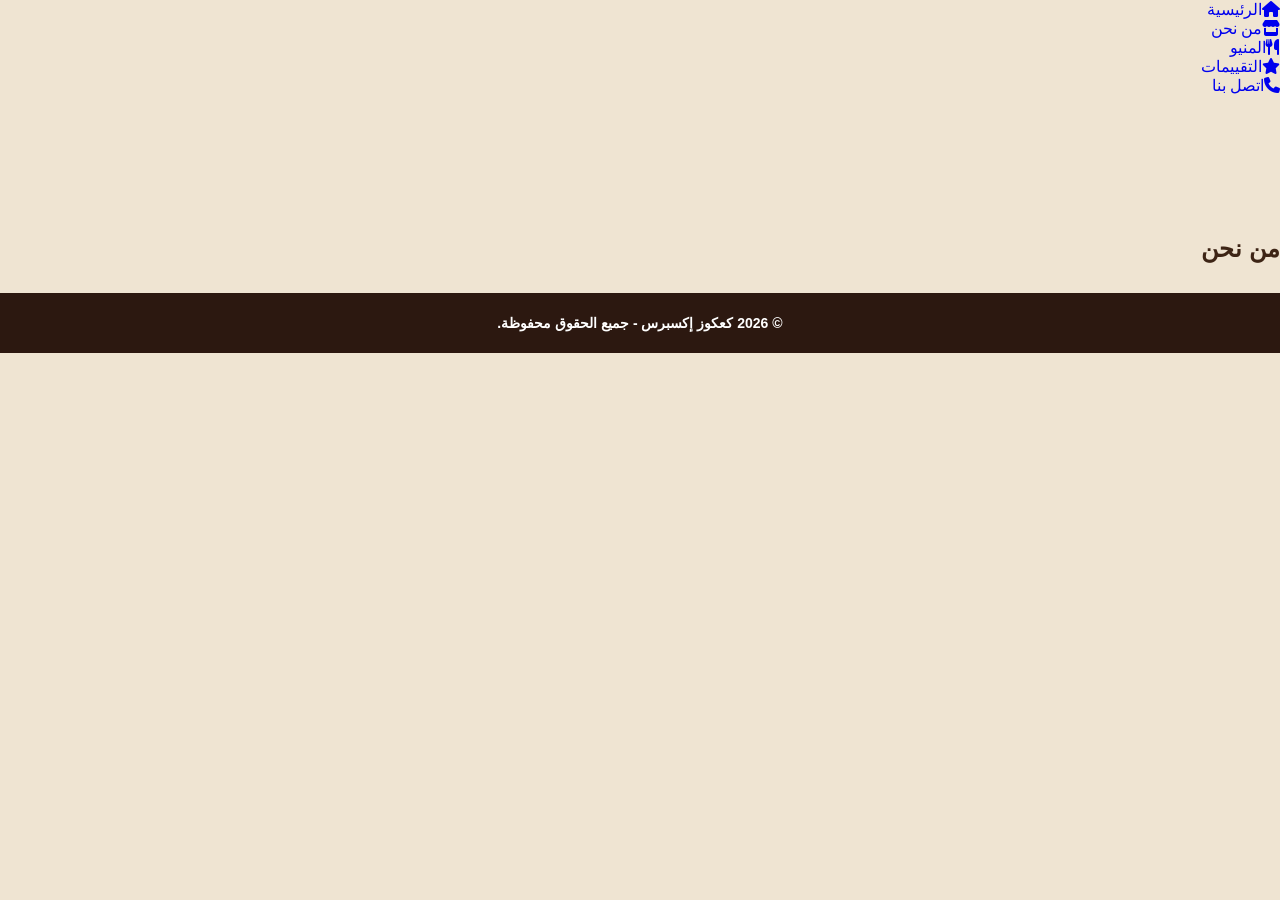
<file: about.html>
<!DOCTYPE html>
<html lang="ar" dir="rtl">

<head>

<meta charset="UTF-8">
<meta name="viewport" content="width=device-width, initial-scale=1.0">

<meta name="google-site-verification" content="bP8hbhxR0YcFd7UDp3XYOEvfYMaARes6sGUG40bluqY">

<title>من نحن | كعكوز إكسبرس</title>

<meta name="description" content="تعرف على كعكوز إكسبرس في السلط، حيث نعيد إليكم نكهة الكعك المقدسي والمنتجات البلدية الأصيلة.">

<link rel="icon" href="file_0000000001e471f4a908277103810ca5.png">

<link rel="stylesheet" href="https://cdnjs.cloudflare.com/ajax/libs/font-awesome/6.7.2/css/all.min.css">

<link rel="stylesheet" href="style.css">

</head>

<body>

<nav class="wood-nav">

<ul>

<li><a href="index.html"><i class="fa-solid fa-house"></i><span>الرئيسية</span></a></li>

<li><a href="about.html" class="active"><i class="fa-solid fa-store"></i><span>من نحن</span></a></li>

<li><a href="menu.html"><i class="fa-solid fa-utensils"></i><span>المنيو</span></a></li>

<li><a href="reviews.html"><i class="fa-solid fa-star"></i><span>التقييمات</span></a></li>

<li><a href="contact.html"><i class="fa-solid fa-phone"></i><span>اتصل بنا</span></a></li>

</ul>

</nav>

<section class="container" style="padding-top:140px;">

<h1 class="section-title">من نحن</h1>

<div class="card">

<p>
في <strong>كعكوز إكسبرس</strong> نسعى لإحياء النكهات الأصيلة التي تربينا عليها، من خلال تقديم الكعك المقدسي والمنتجات البلدية بجودة عالية ومذاق يعيدك لأيام زمان.
</p>

<br>

<p>
نؤمن أن الطعام ليس مجرد وجبة، بل هو جزء من تراثنا وهويتنا، لذلك نحرص على استخدام مكونات طازجة ووصفات تقليدية تمنح كل لقمة طعمًا مميزًا.
</p>

<br>

<p style="text-align:center;font-size:22px;font-weight:bold;">
لقمة فيها بركة ❤️
</p>

</div>

</section>

<footer>

<p>© 2026 كعكوز إكسبرس - جميع الحقوق محفوظة.</p>

</footer>

<script src="script.js"></script>

</body>

  </html>
</file>
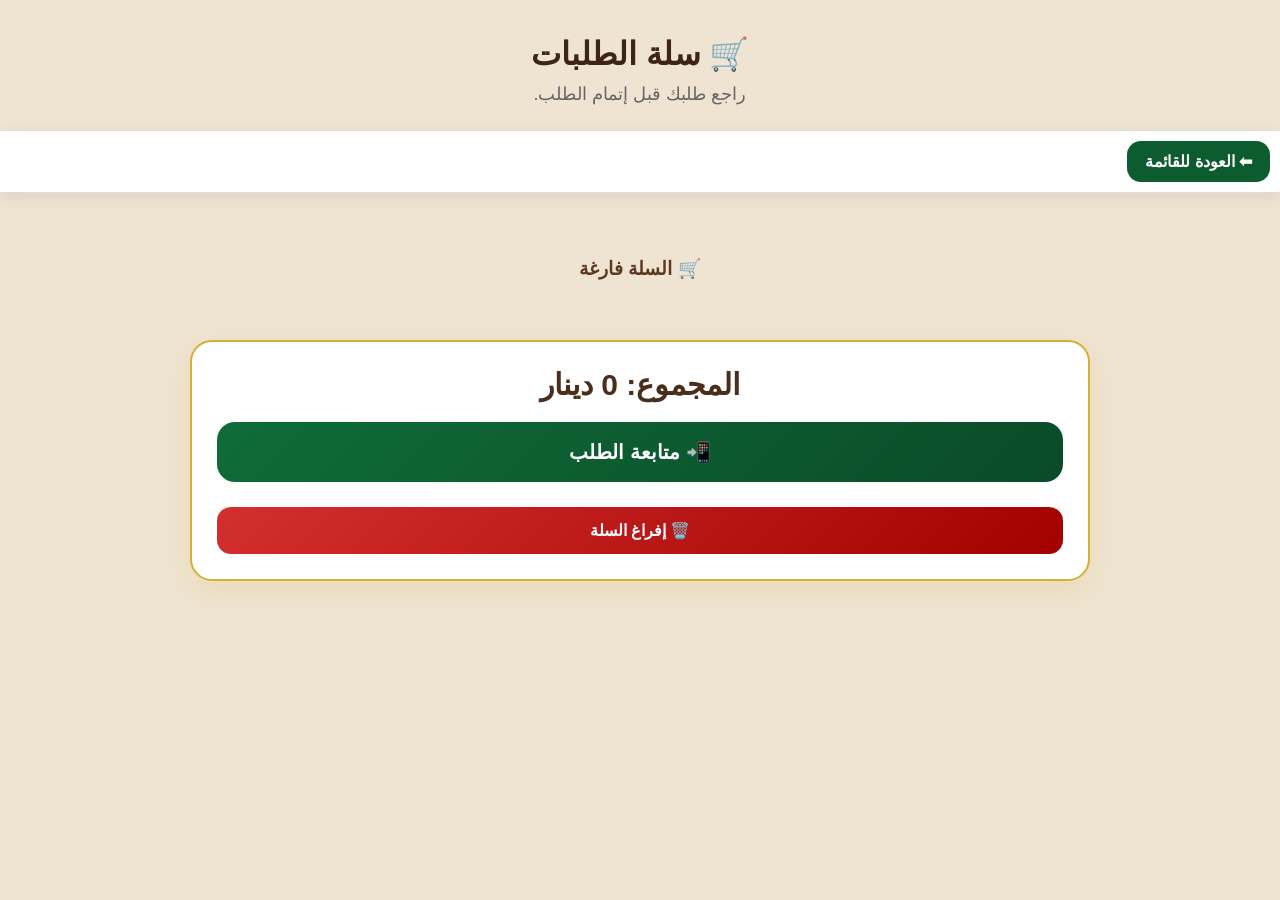
<file: cart.html>
<!DOCTYPE html>
<html lang="ar" dir="rtl">

<head>
<meta charset="UTF-8">
<meta name="viewport" content="width=device-width, initial-scale=1.0">

<title>السلة - كعكوز إكسبريس</title>

<link rel="stylesheet" href="style.css">
</head>

<body>

<header class="sandwich-header">
    <h1>🛒 سلة الطلبات</h1>
    <p>راجع طلبك قبل إتمام الطلب.</p>
</header>

<nav class="orders-navbar">
    <a href="sandwiches.html">⬅ العودة للقائمة</a>
</nav>

<main class="cart-container">

    <!-- حاوية عناصر السلة المدمجة -->
    <div id="cartItems"></div>

    <div class="cart-total">
        <h2 id="cartTotal">المجموع: 0 دينار</h2>

        <button id="sendWhatsApp" class="checkout-btn">
            📲 متابعة الطلب
        </button>

        <button id="clearCart" class="remove-btn" style="width: 100%; margin-top: 10px; padding: 14px; font-size: 16px;">
            🗑️ إفراغ السلة
        </button>
    </div>

</main>

<script src="cart.js"></script>

</body>

</html>
</file>
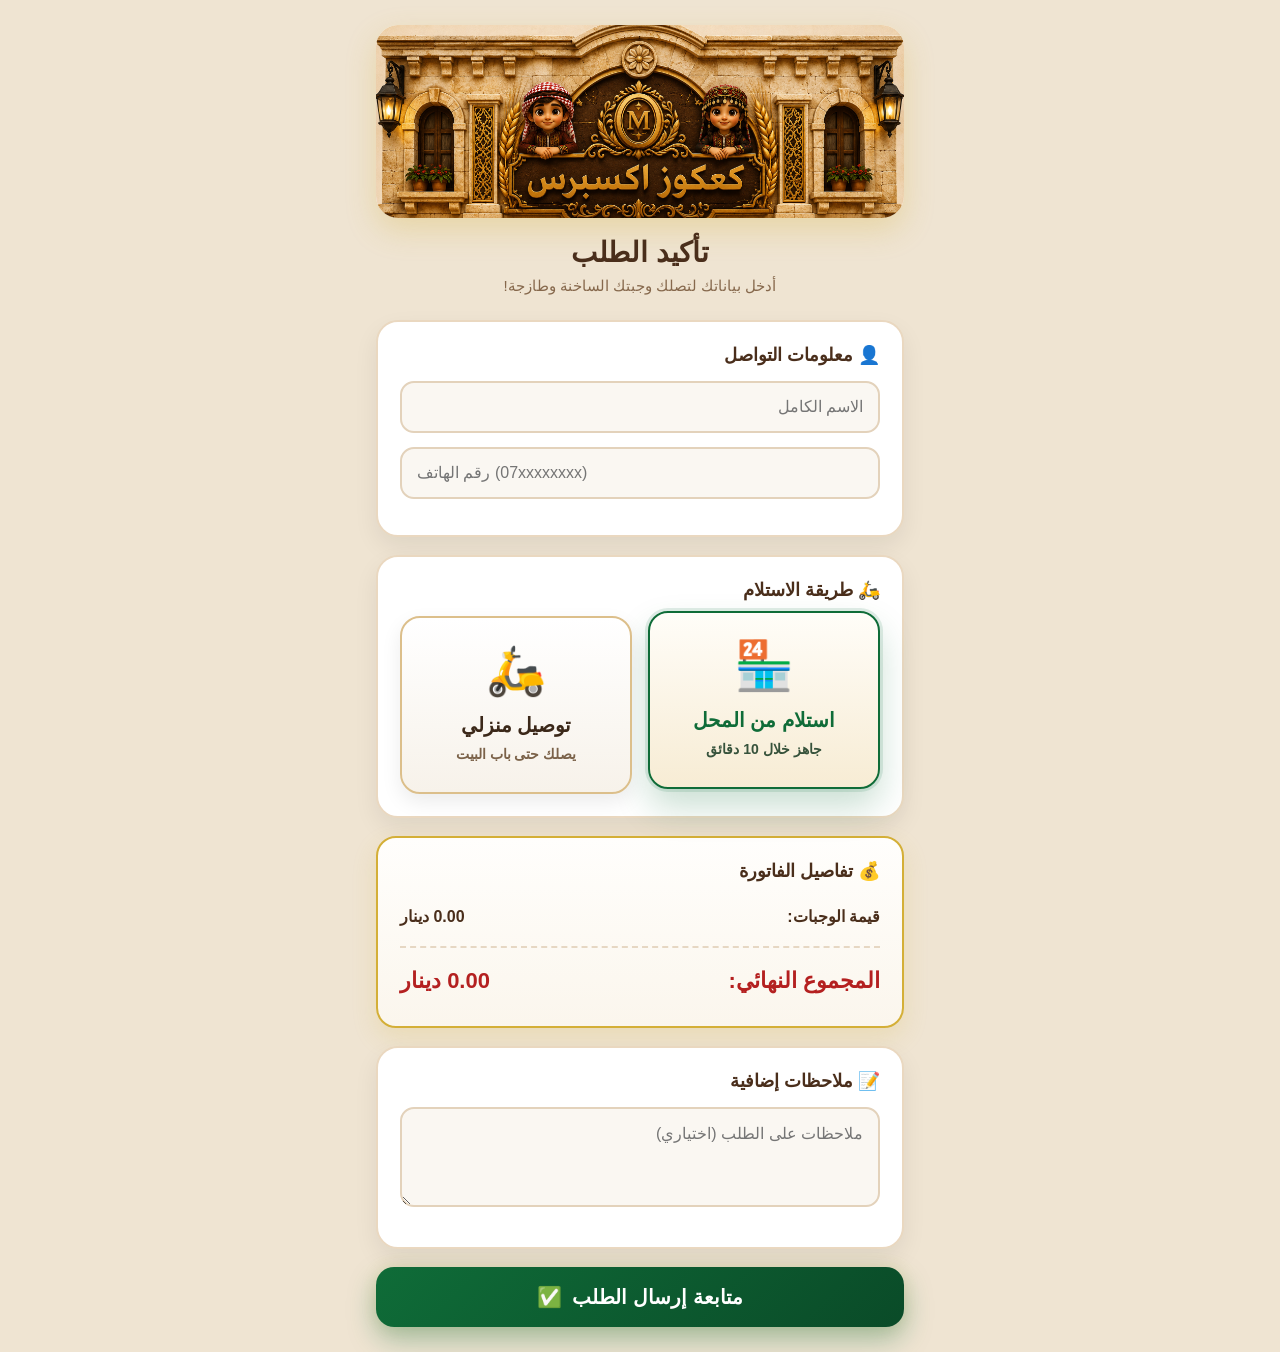
<file: checkout.html>
<!DOCTYPE html>
<html lang="ar" dir="rtl">

<head>
<meta charset="UTF-8">
<meta name="viewport" content="width=device-width, initial-scale=1.0">
<title>تأكيد الطلب - كعكوز إكسبرس</title>
<link rel="stylesheet" href="style.css">
<link href="https://fonts.googleapis.com/css2?family=Tajawal:wght@400;500;700;900&display=swap" rel="stylesheet">
</head>

<body>

<div class="checkout-container">

<header class="checkout-header">
    <!-- شعار مطعم كعكوز إكسبرس التراثي الفخم -->
    <div class="logo-wrapper">
        <img src="file_000000002fb88246aa372015b20cd607.png" alt="شعار كعكوز إكسبرس" class="brand-logo-img">
    </div>
    <h1>تأكيد الطلب</h1>
    <p>أدخل بياناتك لتصلك وجبتك الساخنة وطازجة!</p>
</header>

<!-- القسم الأول: معلومات العميل -->
<div class="section-card">
    <h3>👤 معلومات التواصل</h3>
    <div class="input-group">
        <input type="text" id="customerName" placeholder="الاسم الكامل">
    </div>
    <div class="input-group">
        <input type="tel" id="customerPhone" placeholder="رقم الهاتف (07xxxxxxxx)">
    </div>
</div>

<!-- القسم الثاني: طريقة الاستلام -->
<div class="section-card">
    <h3>🛵 طريقة الاستلام</h3>
    
    <div class="delivery-grid">
        <label class="delivery-card">
            <input type="radio" name="delivery" value="استلام من المحل" checked>
            <div class="card-content">
                <span class="card-emoji">🏪</span>
                <span class="card-title">استلام من المحل</span>
                <span class="card-sub">جاهز خلال 10 دقائق</span>
            </div>
        </label>

        <label class="delivery-card">
            <input type="radio" name="delivery" value="توصيل">
            <div class="card-content">
                <span class="card-emoji">🛵</span>
                <span class="card-title">توصيل منزلي</span>
                <span class="card-sub">يصلك حتى باب البيت</span>
            </div>
        </label>
    </div>

    <!-- حقول التوصيل (المناطق الأصلية التي اخترتها) -->
    <div id="addressFields" class="address-box" style="display: none;">
        <label for="deliveryZone">اختر منطقة التوصيل:</label>
        <select id="deliveryZone">
            <option value="" selected disabled>-- اختر المنطقة --</option>
            <option value="وسط المدينة / حنينا / درب السرايا" data-price="1.00">وسط المدينة / حنينا / درب السرايا - 1 دينار</option>
            <option value="شارع الستين / ضاحية الحسين / القلعة" data-price="1.50">شارع الستين / ضاحية الحسين / القلعة - 1.50 دينار</option>
            <option value="زي / أم جوزة / البيوضة" data-price="2.00">زي / أم جوزة / البيوضة - 2 دينار</option>
            <option value="منطقة أخرى" data-price="">منطقة أخرى (يرجى التواصل أولاً)</option>
        </select>
<input type="text"
       id="customerArea"
       placeholder="اسم المنطقة"
       pattern="[ء-يA-Za-z\s]{2,50}"
       title="يرجى إدخال اسم المنطقة بالحروف فقط">

        <input type="text"
       id="buildingNumber"
       placeholder="رقم البناية"
       inputmode="numeric"
       pattern="[0-9]+"
       title="يرجى إدخال أرقام فقط">

        <input type="text"
       id="customerStreet"
       placeholder="اسم الشارع (اختياري)">

        <input type="text"
       id="landmark"
       placeholder="أقرب معلم"
       pattern="[ء-يA-Za-z\s]{2,100}"
       title="يرجى إدخال اسم المعلم بالحروف فقط">

        
        <div class="location-tip">
            <span>📍</span>
            <p>عند تحويلك للواتساب، أرسل موقعك (لوكيشن) 📎 من علامة المرفقات لتسهيل التوصيل بدقة.</p>
        </div>
    </div>
</div>

<!-- القسم الثالث: تفاصيل الفاتورة -->
<div class="section-card invoice-card">
    <h3>💰 تفاصيل الفاتورة</h3>
    <div class="invoice-row">
        <span>قيمة الوجبات:</span>
        <span id="summaryItemsTotal">0.00 دينار</span>
    </div>
    <div id="summaryDeliveryRow" class="invoice-row" style="display: none;">
        <span>رسوم التوصيل:</span>
        <span id="summaryDeliveryFee">0.00 دينار</span>
    </div>
    <hr class="invoice-divider">
    <div class="invoice-row total-row">
        <span>المجموع النهائي:</span>
        <span id="summaryGrandTotal">0.00 دينار</span>
    </div>
</div>

<!-- القسم الرابع: ملاحظات -->
<div class="section-card">
    <h3>📝 ملاحظات إضافية</h3>
    <textarea id="customerNotes" placeholder="ملاحظات على الطلب (اختياري)"></textarea>
</div>

<!-- زر إرسال الطلب -->
<button id="confirmOrder" class="premium-order-btn">
    <span>متابعة إرسال الطلب</span>
    <span class="btn-icon">✅</span>
</button>

</div>

<script src="checkout.js"></script>
</body>
</html>
</file>
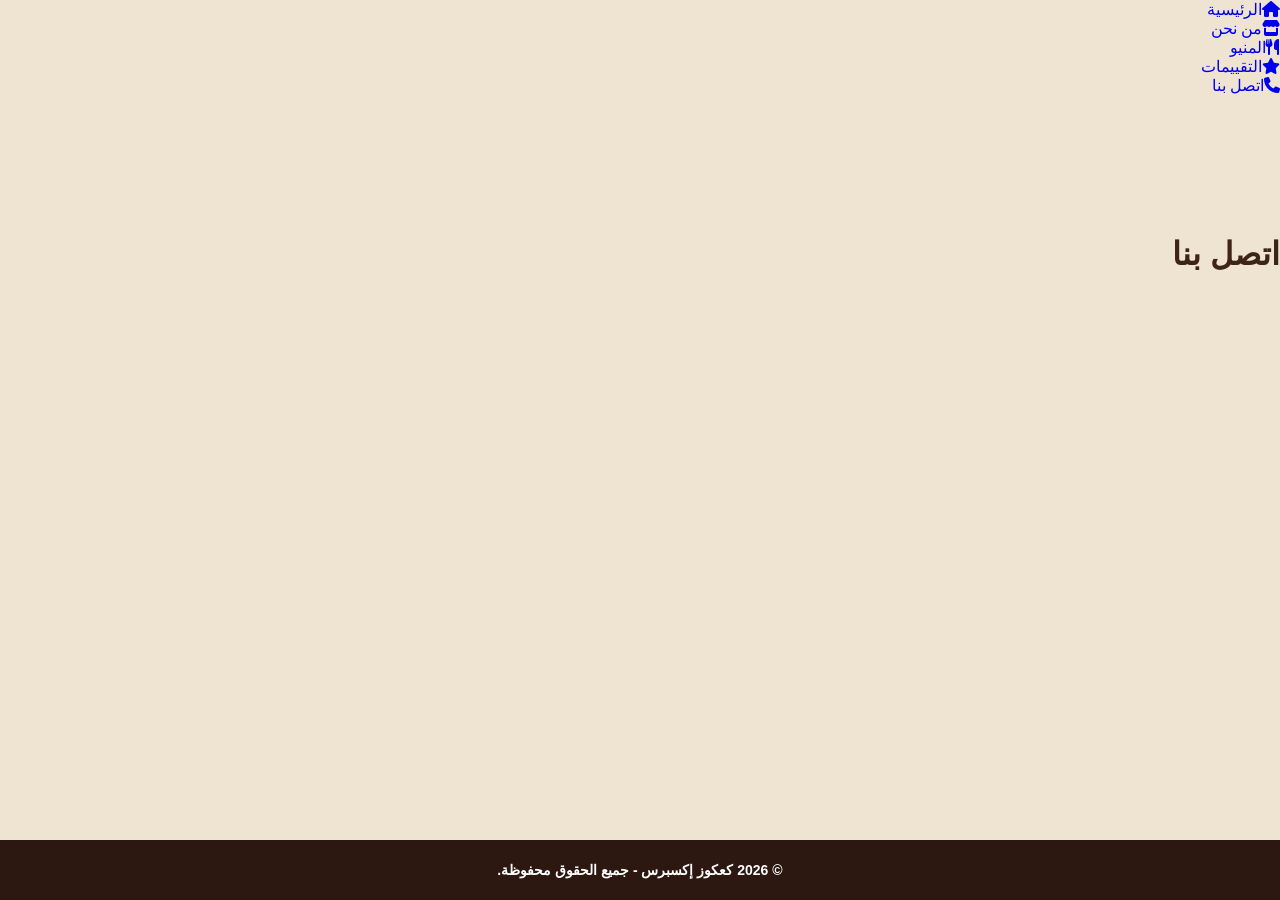
<file: contact.html>
<!DOCTYPE html>
<html lang="ar" dir="rtl">

<head>

<meta charset="UTF-8">
<meta name="viewport" content="width=device-width, initial-scale=1.0">

<meta name="google-site-verification" content="bP8hbhxR0YcFd7UDp3XYOEvfYMaARes6sGUG40bluqY">

<title>اتصل بنا | كعكوز إكسبرس</title>

<meta name="description" content="تواصل مع كعكوز إكسبرس في السلط.">

<link rel="icon" href="file_0000000001e471f4a908277103810ca5.png">

<link rel="stylesheet" href="https://cdnjs.cloudflare.com/ajax/libs/font-awesome/6.7.2/css/all.min.css">

<link rel="stylesheet" href="style.css">

</head>

<body>

<nav class="wood-nav">

<ul>

<li><a href="index.html"><i class="fa-solid fa-house"></i><span>الرئيسية</span></a></li>

<li><a href="about.html"><i class="fa-solid fa-store"></i><span>من نحن</span></a></li>

<li><a href="menu.html"><i class="fa-solid fa-utensils"></i><span>المنيو</span></a></li>

<li><a href="reviews.html"><i class="fa-solid fa-star"></i><span>التقييمات</span></a></li>

<li><a href="contact.html" class="active"><i class="fa-solid fa-phone"></i><span>اتصل بنا</span></a></li>

</ul>

</nav>

<main class="container" style="padding-top:140px;">

<h1 class="section-title">اتصل بنا</h1>

<div class="card">

<p><i class="fa-solid fa-phone"></i> <strong>0779430623</strong></p>

<br>

<p><i class="fa-solid fa-location-dot"></i> السلط - دبابنة - جانب كازية جو بترول</p>

<br>

<p>

<a class="btn" href="tel:0779430623">

<i class="fa-solid fa-phone"></i>

اتصل الآن

</a>

</p>

<br>

<p>

<a class="btn"

href="https://www.facebook.com/share/1H5czTrtEK/"

target="_blank">

<i class="fab fa-facebook-f"></i>

صفحتنا على فيسبوك

</a>

</p>

</div>

</main>

<footer>

<p>© 2026 كعكوز إكسبرس - جميع الحقوق محفوظة.</p>

</footer>

<script src="script.js"></script>

</body>

</html>
</file>
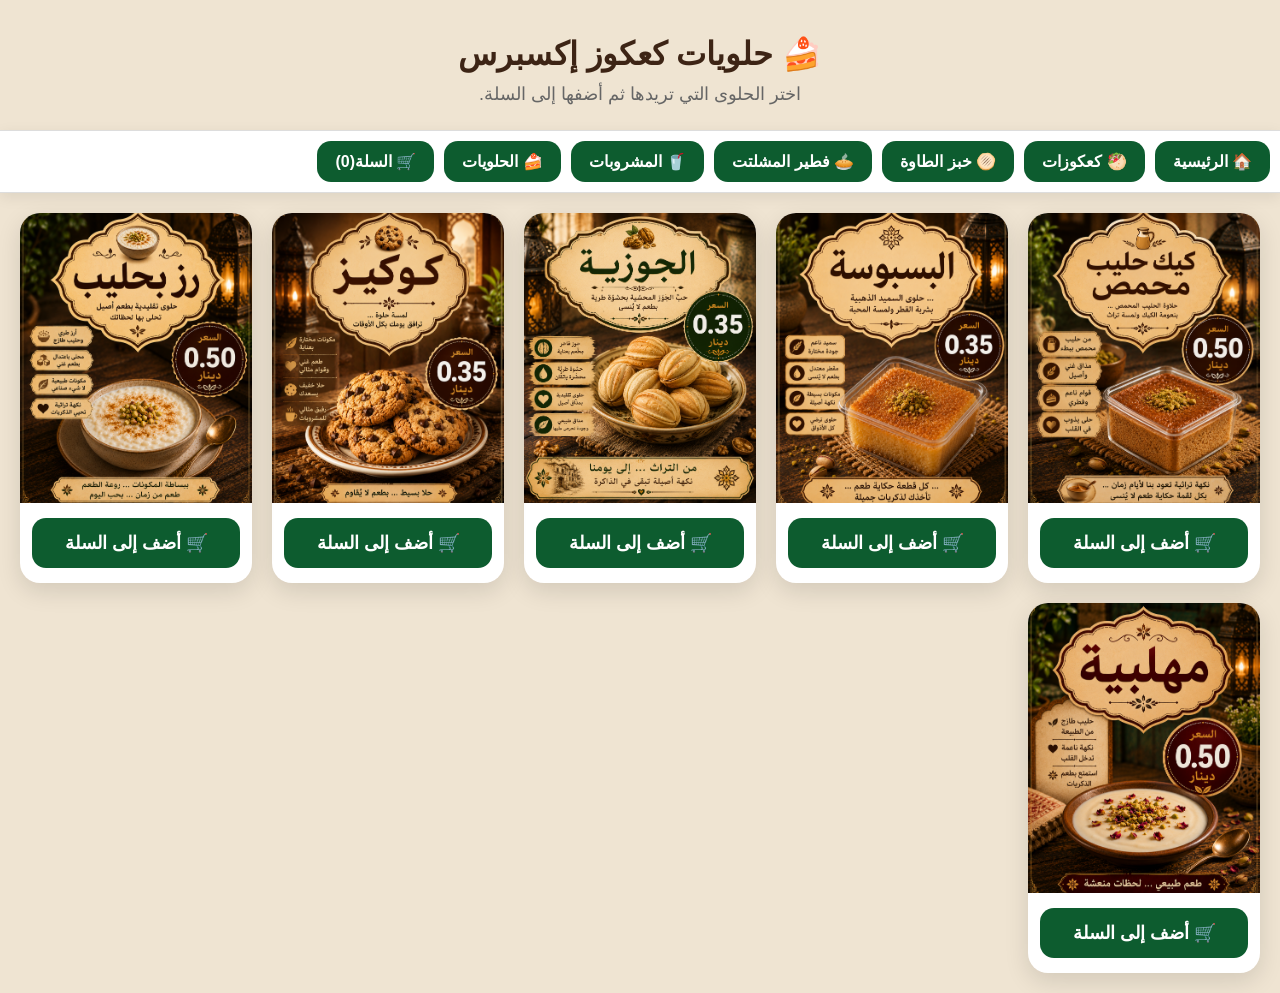
<file: desserts.html>
<!DOCTYPE html>
<html lang="ar" dir="rtl">

<head>
<meta charset="UTF-8">
<meta name="viewport" content="width=device-width, initial-scale=1.0">
<title>حلويات كعكوز إكسبرس</title>

<link rel="stylesheet" href="style.css">
</head>

<body>

<header class="sandwich-header">

<h1>🍰 حلويات كعكوز إكسبرس</h1>

<p>اختر الحلوى التي تريدها ثم أضفها إلى السلة.</p>

</header>

<nav class="orders-navbar">

<a href="index.html">
🏠 الرئيسية
</a>

<a href="sandwiches.html">
🥙 كعكوزات
</a>

<a href="tawa.html">
🫓 خبز الطاوة
</a>

<a href="meshaltet.html">
🥧 فطير المشلتت
</a>

<a href="drinks.html">
🥤 المشروبات
</a>

<a href="desserts.html">
🍰 الحلويات
</a>

<a href="cart.html" id="cartLink">
🛒 السلة <span id="cartCount">(0)</span>
</a>

</nav>

<section class="sandwich-grid">

<div class="sandwich-card">
    <a href="images/sandwiches/desserts/file_0000000024c081f4a8f1a423a1d34ac9.png" target="_blank">
        <img src="images/sandwiches/desserts/file_0000000024c081f4a8f1a423a1d34ac9.png" alt="كيك حليب محمص">
    </a>

    <button class="order-btn" data-name="كيك حليب محمص" data-price="0.50">🛒 أضف إلى السلة</button>
</div>

<div class="sandwich-card">
    <a href="images/sandwiches/desserts/file_0000000041d081f4bafb01a9500107df.png" target="_blank">
        <img src="images/sandwiches/desserts/file_0000000041d081f4bafb01a9500107df.png" alt="البسبوسة">
    </a>

    <button class="order-btn" data-name="البسبوسة" data-price="0.35">🛒 أضف إلى السلة</button>
</div>

<div class="sandwich-card">
    <a href="images/sandwiches/desserts/file_000000009b4881f4b79c25f70d33f471.png" target="_blank">
        <img src="images/sandwiches/desserts/file_000000009b4881f4b79c25f70d33f471.png" alt="الجوزية">
    </a>

    <button class="order-btn" data-name="الجوزية" data-price="0.35">🛒 أضف إلى السلة</button>
</div>

<div class="sandwich-card">
    <a href="images/sandwiches/desserts/file_0000000008d881f4937222dde763cda4.png" target="_blank">
        <img src="images/sandwiches/desserts/file_0000000008d881f4937222dde763cda4.png" alt="كوكيز">
    </a>

    <button class="order-btn" data-name="كوكيز" data-price="0.35">🛒 أضف إلى السلة</button>
</div>

<div class="sandwich-card">
    <a href="images/sandwiches/desserts/file_00000000aba481f4971e75aa57a1b0a5.png" target="_blank">
        <img src="images/sandwiches/desserts/file_00000000aba481f4971e75aa57a1b0a5.png" alt="رز بحليب">
    </a>

    <button class="order-btn" data-name="رز بحليب" data-price="0.50">🛒 أضف إلى السلة</button>
</div>

<div class="sandwich-card">
    <a href="images/sandwiches/desserts/file_000000006be0824682e52bf5b220f2ee.png" target="_blank">
        <img src="images/sandwiches/desserts/file_000000006be0824682e52bf5b220f2ee.png" alt="مهلبية">
    </a>

    <button class="order-btn" data-name="مهلبية" data-price="0.50">🛒 أضف إلى السلة</button>
</div>

</section>

<script src="desserts.js"></script>

</body>
</html>
</file>
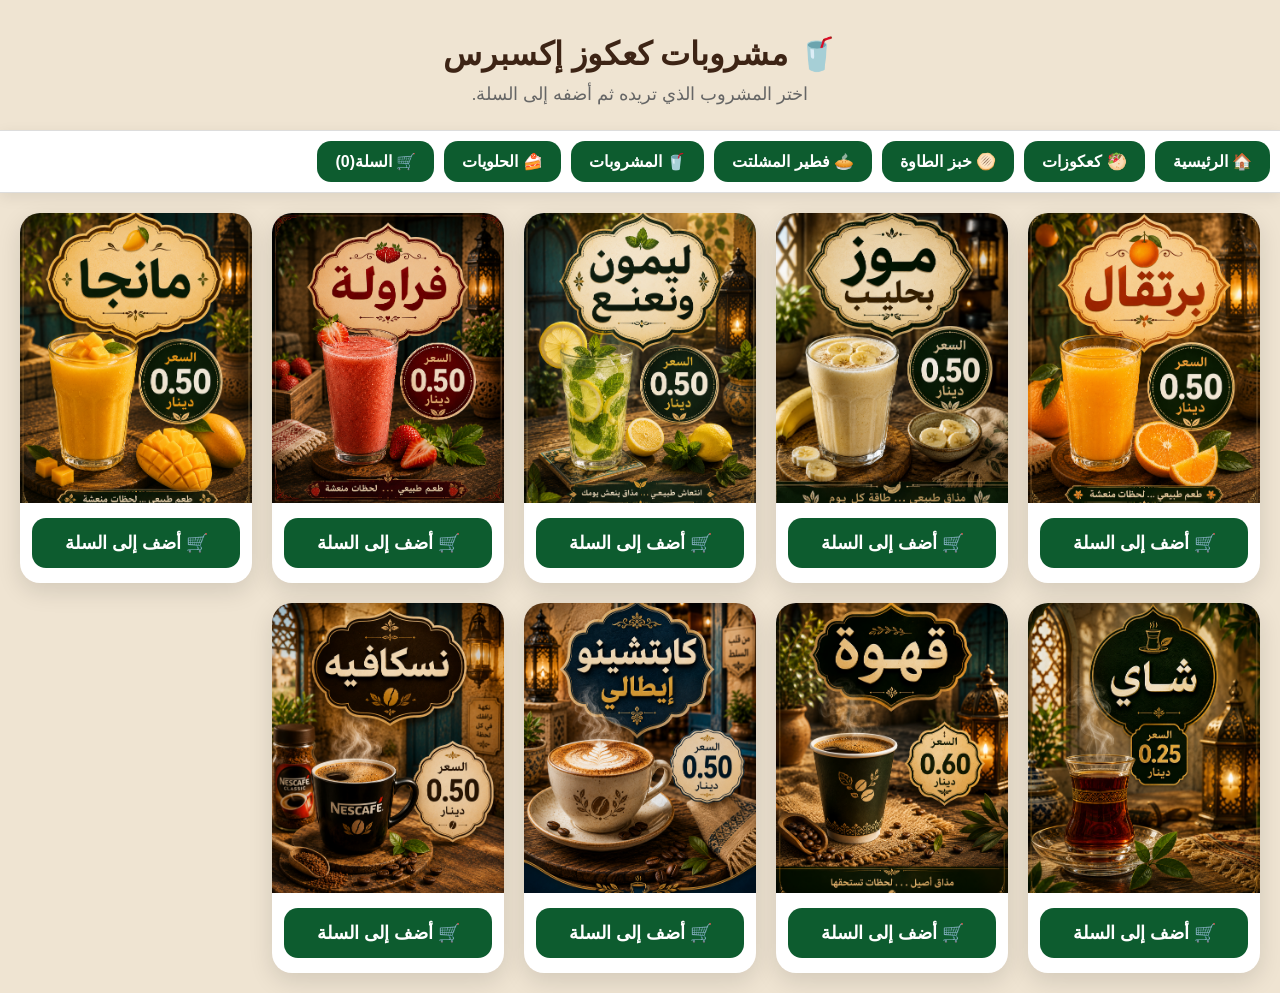
<file: drinks.html>
<!DOCTYPE html>
<html lang="ar" dir="rtl">

<head>
<meta charset="UTF-8">
<meta name="viewport" content="width=device-width, initial-scale=1.0">
<title>مشروبات كعكوز إكسبرس</title>

<link rel="stylesheet" href="style.css">
</head>

<body>
<header class="sandwich-header">

<h1>🥤 مشروبات كعكوز إكسبرس</h1>

<p>اختر المشروب الذي تريده ثم أضفه إلى السلة.</p>

</header>

<nav class="orders-navbar">
<a href="index.html">
🏠 الرئيسية
</a>

<a href="sandwiches.html">
🥙 كعكوزات
</a>

<a href="tawa.html">
🫓 خبز الطاوة
</a>

<a href="meshaltet.html">
🥧 فطير المشلتت
</a>

<a href="drinks.html">
🥤 المشروبات
</a>

<a href="desserts.html">
🍰 الحلويات
</a>

<a href="cart.html" id="cartLink">
🛒 السلة <span id="cartCount">(0)</span>
</a>

</nav>

<section class="sandwich-grid">

<div class="sandwich-card">
    <a href="images/sandwiches/drinks/file_000000003d6c8246baa51d5712a59ac6.png" target="_blank">
        <img src="images/sandwiches/drinks/file_000000003d6c8246baa51d5712a59ac6.png" alt="برتقال">
    </a>

    <button class="order-btn" data-name="برتقال" data-price="0.50">🛒 أضف إلى السلة</button>
</div>

<div class="sandwich-card">
    <a href="images/sandwiches/drinks/file_00000000be6c82469d97cd99d3fe9e12.png" target="_blank">
        <img src="images/sandwiches/drinks/file_00000000be6c82469d97cd99d3fe9e12.png" alt="موز بحليب">
    </a>

    <button class="order-btn" data-name="موز بحليب" data-price="0.50">🛒 أضف إلى السلة</button>
</div>

<div class="sandwich-card">
    <a href="images/sandwiches/drinks/file_000000000eb08246b42e277ec2023731.png" target="_blank">
        <img src="images/sandwiches/drinks/file_000000000eb08246b42e277ec2023731.png" alt="ليمون ونعنع">
    </a>

    <button class="order-btn" data-name="ليمون ونعنع" data-price="0.50">🛒 أضف إلى السلة</button>
</div>

<div class="sandwich-card">
    <a href="images/sandwiches/drinks/file_00000000a99c8246a121ea4822fa0f71.png" target="_blank">
        <img src="images/sandwiches/drinks/file_00000000a99c8246a121ea4822fa0f71.png" alt="فراولة">
    </a>

    <button class="order-btn" data-name="فراولة" data-price="0.50">🛒 أضف إلى السلة</button>
</div>

<div class="sandwich-card">
    <a href="images/sandwiches/drinks/file_000000005d788246bfb4481cce8e9598.png" target="_blank">
        <img src="images/sandwiches/drinks/file_000000005d788246bfb4481cce8e9598.png" alt="مانجا">
    </a>

    <button class="order-btn" data-name="مانجا" data-price="0.50">🛒 أضف إلى السلة</button>
</div>

<div class="sandwich-card">
    <a href="images/sandwiches/drinks/file_00000000f1b48246afaa85c7a9e6b541.png" target="_blank">
        <img src="images/sandwiches/drinks/file_00000000f1b48246afaa85c7a9e6b541.png" alt="شاي">
    </a>

    <button class="order-btn" data-name="شاي" data-price="0.25">🛒 أضف إلى السلة</button>
</div>

<div class="sandwich-card">
    <a href="images/sandwiches/drinks/file_0000000084e482468069fc18420d9ec2.png" target="_blank">
        <img src="images/sandwiches/drinks/file_0000000084e482468069fc18420d9ec2.png" alt="قهوة">
    </a>

    <button class="order-btn" data-name="قهوة" data-price="0.60">🛒 أضف إلى السلة</button>
</div>

<div class="sandwich-card">
    <a href="images/sandwiches/drinks/file_00000000ce948246a623a17b5ca0d7c4.png" target="_blank">
        <img src="images/sandwiches/drinks/file_00000000ce948246a623a17b5ca0d7c4.png" alt="كابتشينو إيطالي">
    </a>

    <button class="order-btn" data-name="كابتشينو إيطالي" data-price="0.50">🛒 أضف إلى السلة</button>
</div>

<div class="sandwich-card">
    <a href="images/sandwiches/drinks/file_00000000ea5c8246aeac5ad7ec36384c.png" target="_blank">
        <img src="images/sandwiches/drinks/file_00000000ea5c8246aeac5ad7ec36384c.png" alt="نسكافيه">
    </a>

    <button class="order-btn" data-name="نسكافيه" data-price="0.50">🛒 أضف إلى السلة</button>
</div>

</section>

<script src="drinks.js"></script>

</body>
</html>
</file>
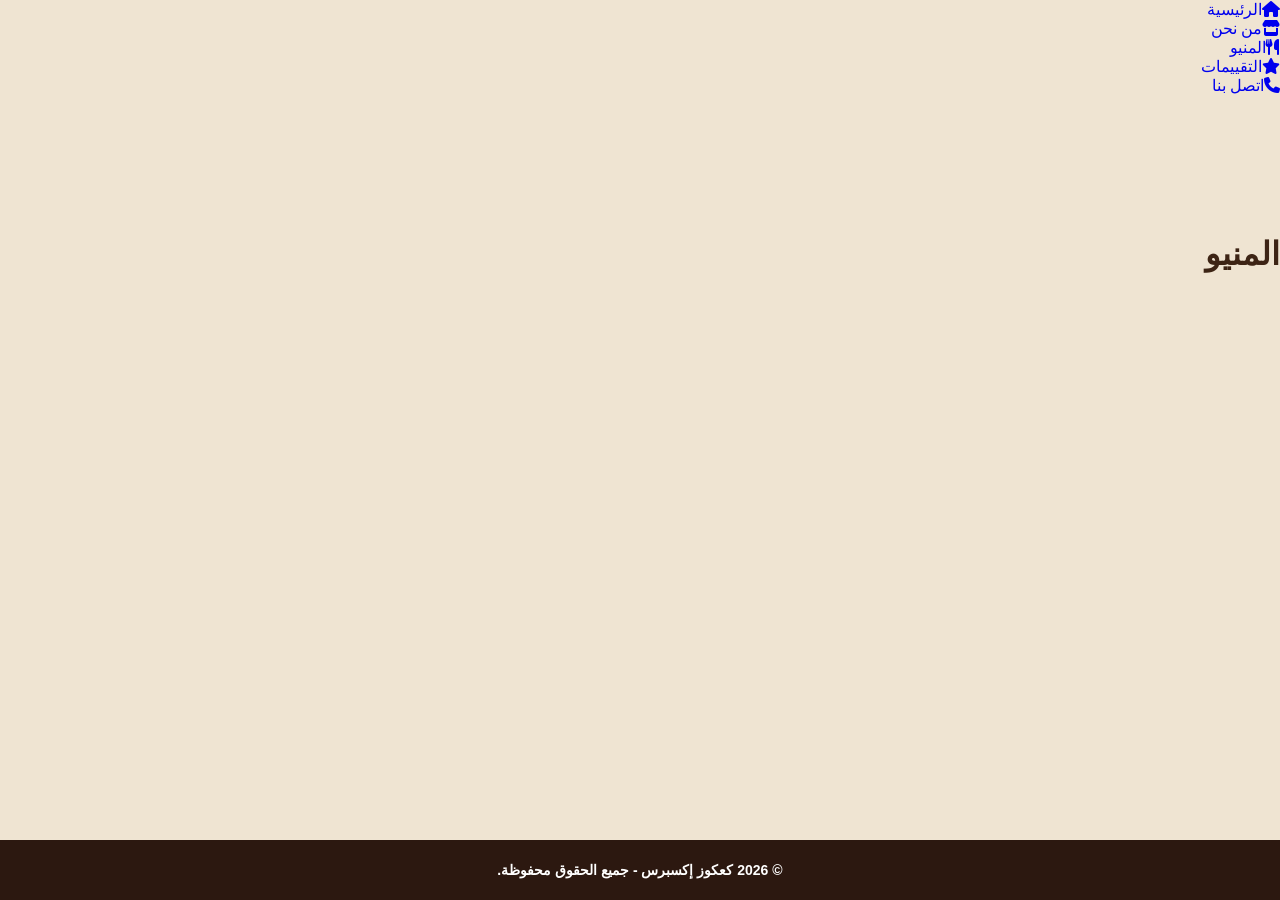
<file: menu.html>
<!DOCTYPE html>
<html lang="ar" dir="rtl">

<head>

<meta charset="UTF-8">
<meta name="viewport" content="width=device-width, initial-scale=1.0">

<meta name="google-site-verification" content="bP8hbhxR0YcFd7UDp3XYOEvfYMaARes6sGUG40bluqY">

<title>المنيو | كعكوز إكسبرس</title>

<meta name="description" content="تصفح منيو كعكوز إكسبرس في السلط.">

<link rel="icon" href="file_0000000001e471f4a908277103810ca5.png">

<link rel="stylesheet" href="https://cdnjs.cloudflare.com/ajax/libs/font-awesome/6.7.2/css/all.min.css">

<link rel="stylesheet" href="style.css">

</head>

<body>

<nav class="wood-nav">

<ul>

<li><a href="index.html"><i class="fa-solid fa-house"></i><span>الرئيسية</span></a></li>

<li><a href="about.html"><i class="fa-solid fa-store"></i><span>من نحن</span></a></li>

<li><a href="menu.html" class="active"><i class="fa-solid fa-utensils"></i><span>المنيو</span></a></li>

<li><a href="reviews.html"><i class="fa-solid fa-star"></i><span>التقييمات</span></a></li>

<li><a href="contact.html"><i class="fa-solid fa-phone"></i><span>اتصل بنا</span></a></li>

</ul>

</nav>

<main class="container" style="padding-top:140px;">

<h1 class="section-title">المنيو</h1>

<div class="card" style="text-align:center;">

<p>اضغط على الصورة لتكبيرها.</p>

<a href="FB_IMG_1784453968212.jpg" target="_blank">

<img
src="FB_IMG_1784453968212.jpg"
alt="منيو كعكوز إكسبرس"
style="width:100%;max-width:700px;border-radius:20px;box-shadow:0 10px 25px rgba(0,0,0,.25);">

</a>

</div>

</main>

<footer>

<p>© 2026 كعكوز إكسبرس - جميع الحقوق محفوظة.</p>

</footer>

<script src="script.js"></script>

</body>

</html>
</file>
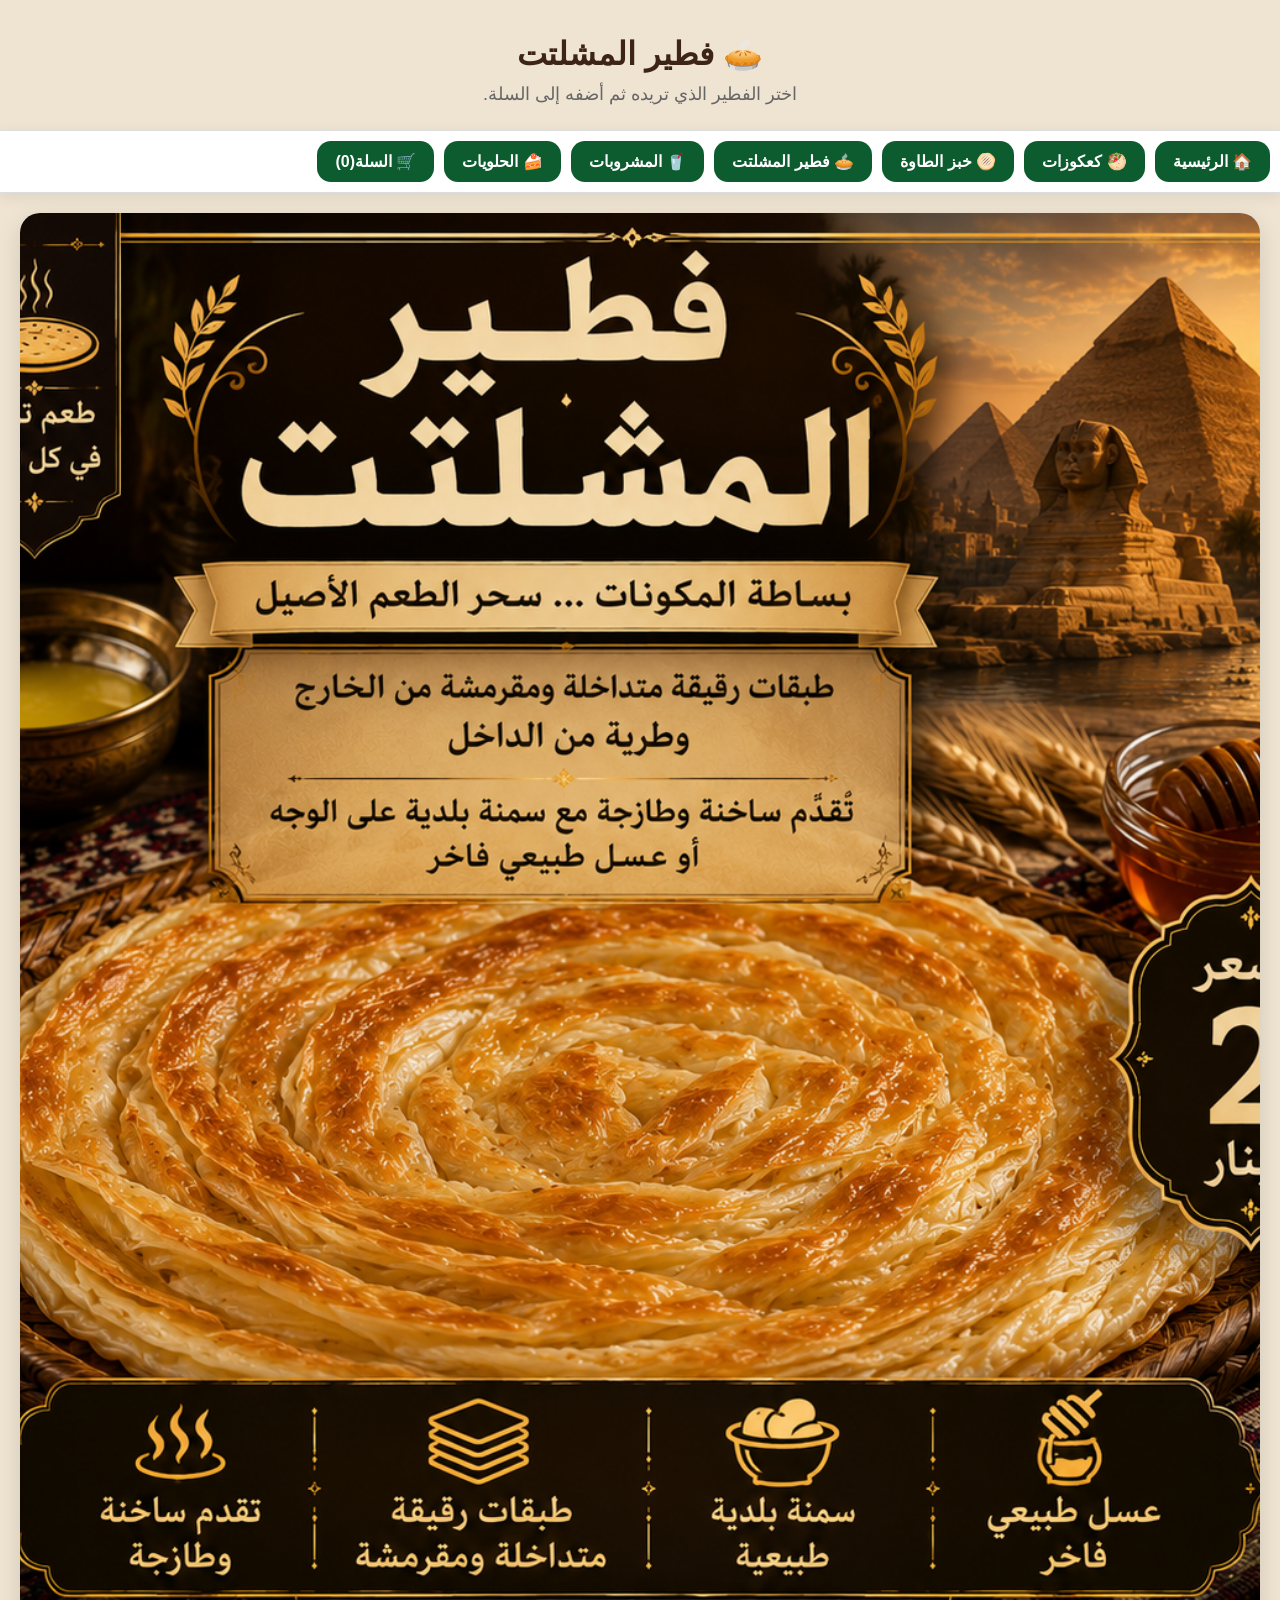
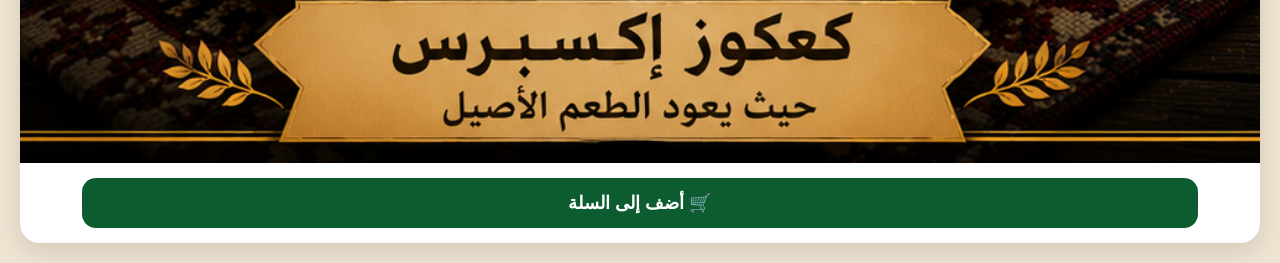
<file: meshaltet.html>
<!DOCTYPE html>
<html lang="ar" dir="rtl">

<head>
<meta charset="UTF-8">
<meta name="viewport" content="width=device-width, initial-scale=1.0">
<title>فطير المشلتت - كعكوز إكسبرس</title>

<link rel="stylesheet" href="style.css">
</head>

<body>

<header class="sandwich-header">

<h1>🥧 فطير المشلتت</h1>

<p>اختر الفطير الذي تريده ثم أضفه إلى السلة.</p>

</header>

<nav class="orders-navbar">

<a href="index.html">
🏠 الرئيسية
</a>

<a href="sandwiches.html">
🥙 كعكوزات
</a>

<a href="tawa.html">
🫓 خبز الطاوة
</a>

<a href="meshaltet.html">
🥧 فطير المشلتت
</a>

<a href="drinks.html">
🥤 المشروبات
</a>

<a href="desserts.html">
🍰 الحلويات
</a>

<a href="cart.html" id="cartLink">
🛒 السلة <span id="cartCount">(0)</span>
</a>

</nav>

<section class="sandwich-grid">

<div class="sandwich-card">

<a href="images/sandwiches/meshaltet/file_00000000fed0824684a378b88349817d.png" target="_blank">
<img src="images/sandwiches/meshaltet/file_00000000fed0824684a378b88349817d.png" alt="فطير المشلتت">
</a>

<button class="order-btn" data-name="فطير المشلتت" data-price="2">
🛒 أضف إلى السلة
</button>

</div>

</section>

<script src="meshaltet.js"></script>

</body>
</html>
</file>
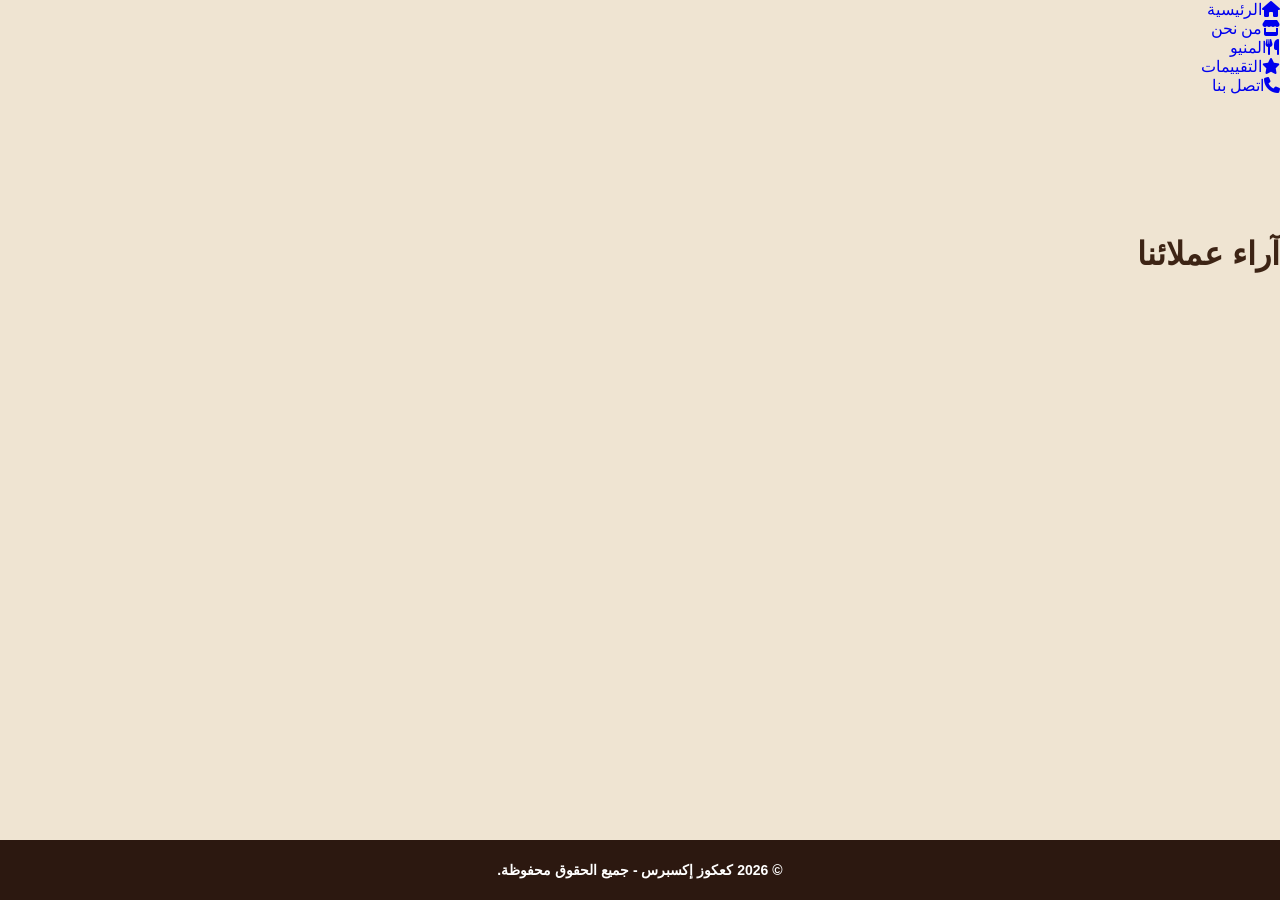
<file: reviews.html>
<!DOCTYPE html>
<html lang="ar" dir="rtl">

<head>

<meta charset="UTF-8">
<meta name="viewport" content="width=device-width, initial-scale=1.0">

<meta name="google-site-verification" content="bP8hbhxR0YcFd7UDp3XYOEvfYMaARes6sGUG40bluqY">

<title>التقييمات | كعكوز إكسبرس</title>

<meta name="description" content="آراء عملاء كعكوز إكسبرس.">

<link rel="icon" href="file_0000000001e471f4a908277103810ca5.png">

<link rel="stylesheet" href="https://cdnjs.cloudflare.com/ajax/libs/font-awesome/6.7.2/css/all.min.css">

<link rel="stylesheet" href="style.css">

</head>

<body>

<nav class="wood-nav">

<ul>

<li><a href="index.html"><i class="fa-solid fa-house"></i><span>الرئيسية</span></a></li>

<li><a href="about.html"><i class="fa-solid fa-store"></i><span>من نحن</span></a></li>

<li><a href="menu.html"><i class="fa-solid fa-utensils"></i><span>المنيو</span></a></li>

<li><a href="reviews.html" class="active"><i class="fa-solid fa-star"></i><span>التقييمات</span></a></li>

<li><a href="contact.html"><i class="fa-solid fa-phone"></i><span>اتصل بنا</span></a></li>

</ul>

</nav>

<main class="container" style="padding-top:140px;">

<h1 class="section-title">آراء عملائنا</h1>

<div class="card">

<h3>⭐⭐⭐⭐⭐</h3>

<p>طعم رائع وجودة ممتازة، الكعك أعاد لنا نكهة أيام زمان.</p>

</div>

<br>

<div class="card">

<h3>⭐⭐⭐⭐⭐</h3>

<p>خدمة ممتازة وأسعار مناسبة، أنصح الجميع بالتجربة.</p>

</div>

<br>

<div class="card">

<h3>⭐⭐⭐⭐⭐</h3>

<p>أفضل كعك مقدسي تذوقته في السلط، بالتوفيق دائمًا.</p>

</div>

</main>

<footer>

<p>© 2026 كعكوز إكسبرس - جميع الحقوق محفوظة.</p>

</footer>

<script src="script.js"></script>

</body>

</html>
</file>
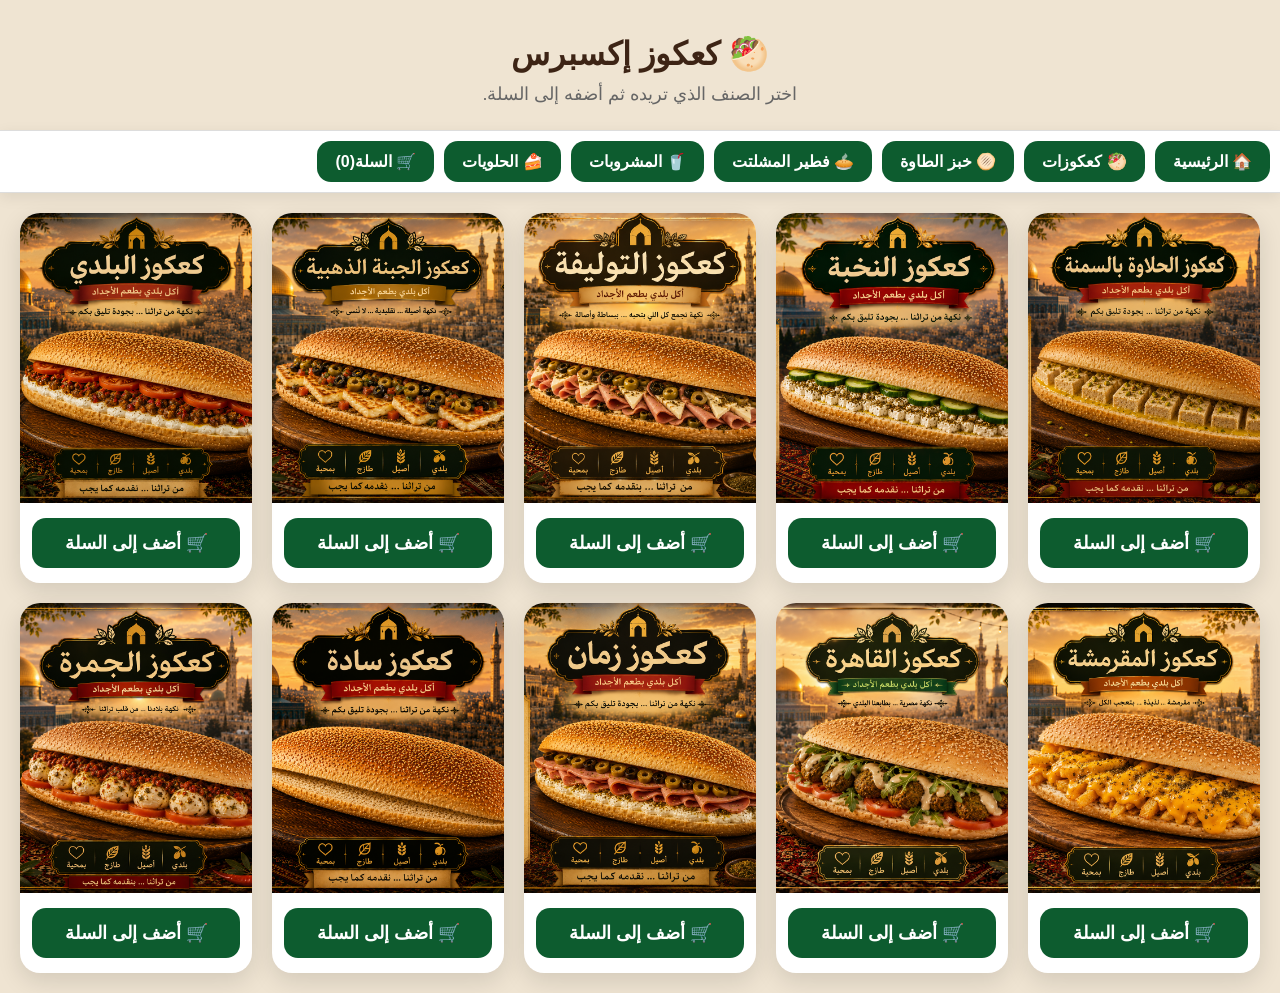
<file: sandwiches.html>
<!DOCTYPE html>
<html lang="ar" dir="rtl">

<head>
<meta charset="UTF-8">
<meta name="viewport" content="width=device-width, initial-scale=1.0">
<title>سندويشات كعكوز إكسبرس</title>

<link rel="stylesheet" href="style.css">
</head>

<body>
<header class="sandwich-header">

<h1>🥙 كعكوز إكسبرس</h1>

<p>اختر الصنف الذي تريده ثم أضفه إلى السلة.</p>

</header>

<nav class="orders-navbar">
<a href="index.html">
🏠 الرئيسية
</a>
<a href="sandwiches.html">
🥙 كعكوزات
</a>

<a href="tawa.html">
🫓 خبز الطاوة
</a>

<a href="meshaltet.html">
🥧 فطير المشلتت
</a>

<a href="drinks.html">
🥤 المشروبات
</a>

<a href="desserts.html">
🍰 الحلويات
</a>

<a href="cart.html" id="cartLink">
🛒 السلة <span id="cartCount">(0)</span>
</a>

</nav>

<section class="sandwich-grid">

<div class="sandwich-card">
    <a href="images/sandwiches/file_000000001500820aa25e7a75789f9a5a.png" target="_blank">
        <img src="images/sandwiches/file_000000001500820aa25e7a75789f9a5a.png" alt="سندويشة كعكوز">
    </a>

    <button class="order-btn" data-name="كعكوز الحلاوة بالسمنة" data-price="1">🛒 أضف إلى السلة</button>
</div>

<div class="sandwich-card">
    <a href="images/sandwiches/file_00000000192881f4997dbc6f9adc50d3.png" target="_blank">
        <img src="images/sandwiches/file_00000000192881f4997dbc6f9adc50d3.png" alt="سندويشة">
    </a>

    <button class="order-btn" data-name="كعكوز النخبة" data-price="1">🛒 أضف إلى السلة</button>
</div>

<div class="sandwich-card">
    <a href="images/sandwiches/file_0000000056648243972123274043a544.png" target="_blank">
        <img src="images/sandwiches/file_0000000056648243972123274043a544.png" alt="سندويشة">
    </a>

    <button class="order-btn" data-name="كعكوز التوليفة" data-price="1">🛒 أضف إلى السلة</button>
</div>

<div class="sandwich-card">
    <a href="images/sandwiches/file_000000005e0881f4a7d5bb9aa03c4f1a.png" target="_blank">
        <img src="images/sandwiches/file_000000005e0881f4a7d5bb9aa03c4f1a.png" alt="سندويشة">
    </a>

    <button class="order-btn" data-name="كعكوز الجبنة الذهبية" data-price="1">🛒 أضف إلى السلة</button>
</div>

<div class="sandwich-card">
    <a href="images/sandwiches/file_0000000070d8820ab2d27c409ade25b6.png" target="_blank">
        <img src="images/sandwiches/file_0000000070d8820ab2d27c409ade25b6.png" alt="سندويشة">
    </a>

    <button class="order-btn" data-name="كعكوز البلدي" data-price="1">🛒 أضف إلى السلة</button>
</div>

<div class="sandwich-card">
    <a href="images/sandwiches/file_000000007ae0820aa35f81c2c075eb42.png" target="_blank">
        <img src="images/sandwiches/file_000000007ae0820aa35f81c2c075eb42.png" alt="سندويشة">
    </a>

    <button class="order-btn" data-name="كعكوز المقرمشة" data-price="1.50">🛒 أضف إلى السلة</button>
</div>

<div class="sandwich-card">
    <a href="images/sandwiches/file_0000000096d4820abc848ae06fd40f78.png" target="_blank">
        <img src="images/sandwiches/file_0000000096d4820abc848ae06fd40f78.png" alt="سندويشة">
    </a>

    <button class="order-btn" data-name="كعكوز القاهرة" data-price="1">🛒 أضف إلى السلة</button>
</div>

<div class="sandwich-card">
    <a href="images/sandwiches/file_00000000ada881f48dc15112a1d1a498.png" target="_blank">
        <img src="images/sandwiches/file_00000000ada881f48dc15112a1d1a498.png" alt="سندويشة">
    </a>

    <button class="order-btn" data-name="كعكوز زمان" data-price="1">🛒 أضف إلى السلة</button>
</div>

<div class="sandwich-card">
    <a href="images/sandwiches/file_00000000bb60820ab3d746bbbf14b219.png" target="_blank">
        <img src="images/sandwiches/file_00000000bb60820ab3d746bbbf14b219.png" alt="سندويشة">
    </a>

    <button class="order-btn" data-name="كعكوز سادة" data-price="0.25">🛒 أضف إلى السلة</button>
</div>

<div class="sandwich-card">
    <a href="images/sandwiches/file_00000000de94824688302cbca1b1d486.png" target="_blank">
        <img src="images/sandwiches/file_00000000de94824688302cbca1b1d486.png" alt="سندويشة">
    </a>

    <button class="order-btn" data-name="كعكوز الجمرة" data-price="1.50">🛒 أضف إلى السلة</button>
</div>

</section>

<script src="sandwiches.js"></script>

</body>
</html>
</file>
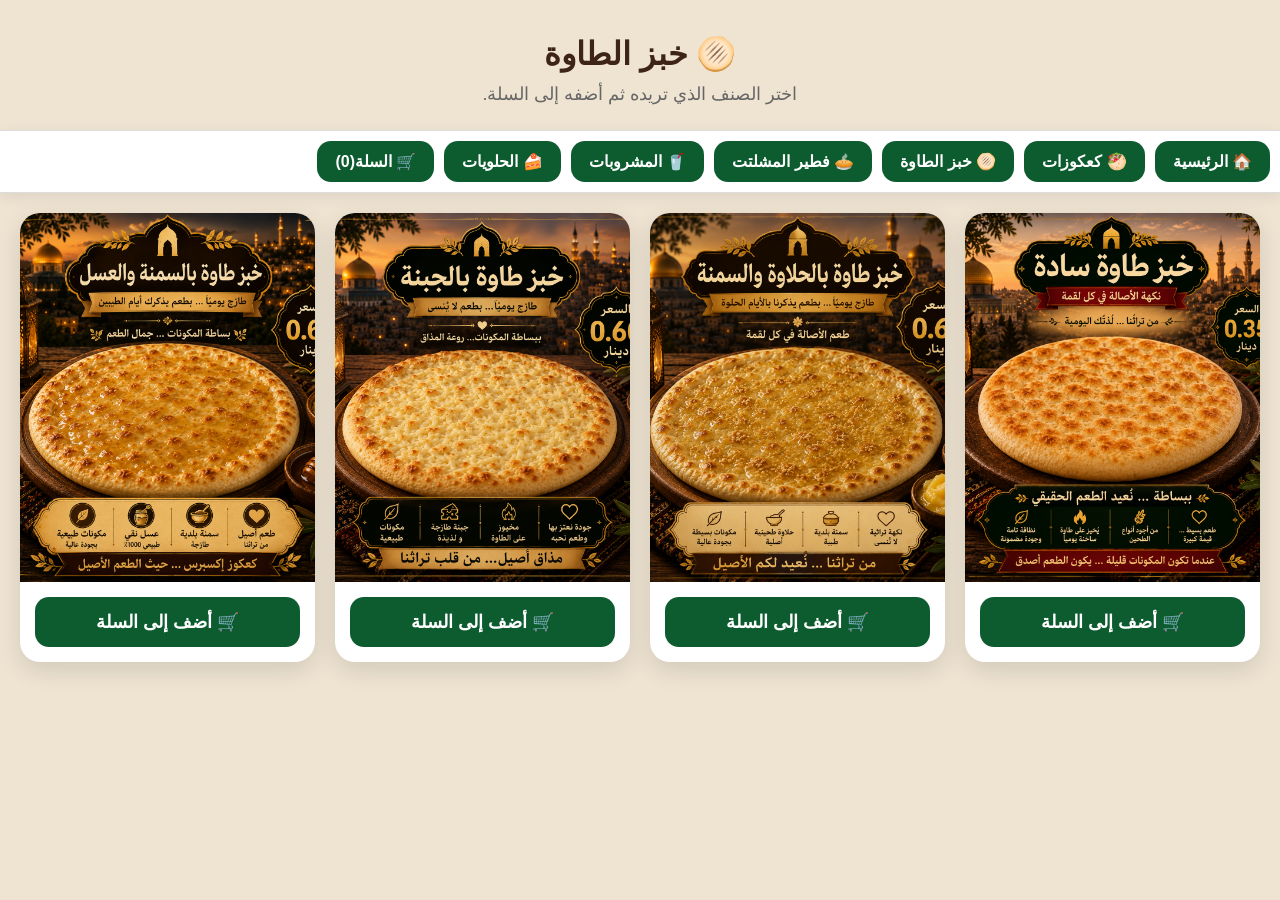
<file: tawa.html>
<!DOCTYPE html>
<html lang="ar" dir="rtl">

<head>
<meta charset="UTF-8">
<meta name="viewport" content="width=device-width, initial-scale=1.0">
<title>خبز الطاوة - كعكوز إكسبرس</title>

<link rel="stylesheet" href="style.css">
</head>

<body>

<header class="sandwich-header">

<h1>🫓 خبز الطاوة</h1>

<p>اختر الصنف الذي تريده ثم أضفه إلى السلة.</p>

</header>

<nav class="orders-navbar">

<a href="index.html">🏠 الرئيسية</a>

<a href="sandwiches.html">🥙 كعكوزات</a>

<a href="tawa.html">🫓 خبز الطاوة</a>

<a href="meshaltet.html">🥧 فطير المشلتت</a>

<a href="drinks.html">🥤 المشروبات</a>

<a href="desserts.html">🍰 الحلويات</a>

<a href="cart.html" id="cartLink">
🛒 السلة <span id="cartCount">(0)</span>
</a>

</nav>

<section class="sandwich-grid">

<div class="sandwich-card">
<a href="images/sandwiches/tawa/file_0000000026108246b5510707ba7ba938.png" target="_blank">
<img src="images/sandwiches/tawa/file_0000000026108246b5510707ba7ba938.png" alt="خبز طاوة سادة">
</a>

<button class="order-btn" data-name="خبز طاوة سادة" data-price="0.50">
🛒 أضف إلى السلة
</button>

</div>

<div class="sandwich-card">
<a href="images/sandwiches/tawa/file_00000000c7748246aef412ea42a84bda.png" target="_blank">
<img src="images/sandwiches/tawa/file_00000000c7748246aef412ea42a84bda.png" alt="خبز طاوة بالحلاوة والسمنة">
</a>

<button class="order-btn" data-name="خبز طاوة بالحلاوة والسمنة" data-price="1.00">
🛒 أضف إلى السلة
</button>

</div>

<div class="sandwich-card">
<a href="images/sandwiches/tawa/file_000000003e6882468d1a82348c232255.png" target="_blank">
<img src="images/sandwiches/tawa/file_000000003e6882468d1a82348c232255.png" alt="خبز طاوة بالجبنة">
</a>

<button class="order-btn" data-name="خبز طاوة بالجبنة" data-price="1.00">
🛒 أضف إلى السلة
</button>

</div>

<div class="sandwich-card">
<a href="images/sandwiches/tawa/file_0000000008348246b256f7f362e16f5a.png" target="_blank">
<img src="images/sandwiches/tawa/file_0000000008348246b256f7f362e16f5a.png" alt="خبز طاوة بالسمنة والعسل">
</a>

<button class="order-btn" data-name="خبز طاوة بالسمنة والعسل" data-price="1.00">
🛒 أضف إلى السلة
</button>

</div>

</section>

<script src="tawa.js"></script>

</body>
</html>
</file>
<file: style.css>
/* =====================================================
   Kaakooz Express - Global Style
   الإصدار الجديد 2026
===================================================== */

/* =========================
   Reset
========================= */

*{
    margin:0;
    padding:0;
    box-sizing:border-box;
    font-family:"Cairo",sans-serif;
}

html{
    scroll-behavior:smooth;
}

body{
    direction:rtl;
    background:#efe4d2;
    color:#3d2415;
    min-height:100vh;
    display:flex;
    flex-direction:column;
    overflow-x:hidden;
}

main{
    flex:1;
}

img{
    max-width:100%;
    display:block;
}

a{
    text-decoration:none;
}

button{
    font-family:"Cairo",sans-serif;
    cursor:pointer;
    transition:.3s;
}

section,
header,
nav,
div{
    max-width:100%;
}

/* =========================
   Hero
========================= */

.hero{
    width:100%;
}

.hero img{
    width:100%;
}

/* =========================
   Navbar
========================= */

.navbar{

    position:sticky;
    top:0;

    display:flex;
    justify-content:space-around;
    align-items:center;

    padding:12px;

    background:#5d3922;

    border-top:4px solid #c99c47;
    border-bottom:4px solid #c99c47;

    z-index:999;

    overflow-x:auto;

    box-shadow:0 5px 18px rgba(0,0,0,.15);

}

.navbar::-webkit-scrollbar{
    display:none;
}

.navbar a{

    display:flex;
    flex-direction:column;
    align-items:center;
    justify-content:center;

    min-width:82px;

    color:#fff;

    padding:10px;

    gap:6px;

    border-radius:14px;

    font-weight:700;

}

.navbar a i{

    font-size:24px;
    color:#d8b05a;

}

.navbar a:hover{

    background:#c99c47;
    color:#3d2415;

    transform:translateY(-2px);

}

.navbar a:hover i{

    color:#3d2415;

}

/* =========================
   Responsive Navbar
========================= */

@media(max-width:768px){

.navbar{

justify-content:flex-start;

gap:10px;

}

.navbar a{

flex:0 0 auto;

}

}

/* =========================
   Cards
========================= */

.card{

display:none;

width:92%;

max-width:1000px;

margin:35px auto;

background:#fff;

border-radius:22px;

overflow:hidden;

box-shadow:0 10px 30px rgba(0,0,0,.15);

animation:fade .45s;

}

.card-title{

background:#5d3922;

color:#fff;

padding:18px;

text-align:center;

border-bottom:4px solid #c99c47;

}

.card-title h2{

font-size:30px;

}

.card-body{

padding:35px;

font-size:22px;

text-align:center;

line-height:2.2;

}

.card-body p{

margin-bottom:18px;

}

.card-body i{

color:#c99c47;

margin-left:8px;

}

/* =========================
   Menu Image
========================= */

.menu-image{

padding:20px;

}

.menu-image img{

border-radius:18px;

border:5px solid #c99c47;

box-shadow:0 10px 25px rgba(0,0,0,.12);

}

/* =========================
   Hero Food
========================= */

.hero-food{

width:100%;

}

.hero-food img{

border-radius:22px;

}

/* =========================
   Fade Animation
========================= */

@keyframes fade{

from{

opacity:0;

transform:translateY(25px);

}

to{

opacity:1;

transform:translateY(0);

}

}

/* =========================
   Mobile
========================= */

@media(max-width:768px){

.card{

width:95%;

}

.card-title h2{

font-size:24px;

}

.card-body{

font-size:18px;

padding:22px;

}

}

/* =====================================================
   Gallery
===================================================== */

.gallery{
    display:grid;
    grid-template-columns:repeat(auto-fit,minmax(220px,1fr));
    gap:18px;
    padding:20px;
}

.gallery img{
    width:100%;
    border-radius:18px;
    border:4px solid #c99c47;
    cursor:pointer;
    transition:.35s;
    box-shadow:0 6px 18px rgba(0,0,0,.12);
}

.gallery img:hover{
    transform:scale(1.04);
    box-shadow:0 10px 25px rgba(0,0,0,.18);
}

/* =========================
   LightBox
========================= */

.lightbox{
    display:none;
    position:fixed;
    inset:0;
    background:rgba(0,0,0,.9);
    justify-content:center;
    align-items:center;
    z-index:9999;
}

.lightbox img{
    max-width:90%;
    max-height:85%;
    border-radius:18px;
}

.close{

position:absolute;
top:20px;
right:25px;

font-size:42px;

color:#fff;

cursor:pointer;

}

.prev,
.next{

position:absolute;
top:50%;

transform:translateY(-50%);

font-size:46px;

color:#fff;

cursor:pointer;

padding:15px;

user-select:none;

}

.prev{

left:20px;

}

.next{

right:20px;

}

.prev:hover,
.next:hover{

color:#d4af37;

}

/* =====================================================
   Map
===================================================== */

.map-link{

font-size:30px;

color:#1a73e8;

transition:.3s;

}

.map-link:hover{

color:#0b57d0;

}

/* =====================================================
   Reviews
===================================================== */

#reviewsBox input,
#reviewsBox textarea{

width:100%;

padding:14px;

margin:10px 0;

border-radius:14px;

border:2px solid #c99c47;

font-size:18px;

background:#fffdf9;

}

#reviewsBox textarea{

min-height:120px;

resize:vertical;

}

#reviewsBox button{

background:#5d3922;

color:#fff;

padding:14px 26px;

border:none;

border-radius:14px;

font-size:18px;

font-weight:700;

}

#reviewsBox button:hover{

background:#c99c47;

color:#3d2415;

}

#likesCount{

font-size:26px;

margin-bottom:15px;

color:#c0392b;

font-weight:bold;

}

.review{

background:#f9f4ec;

border-right:5px solid #c99c47;

padding:16px;

margin-top:15px;

border-radius:14px;

}

.review h4{

color:#5d3922;

margin-bottom:8px;

}

.review p{

line-height:1.9;

}

.comment-card{

background:#faf6ef;

border:2px solid #d9b46a;

border-radius:18px;

padding:18px;

margin:15px 0;

box-shadow:0 5px 15px rgba(0,0,0,.06);

}

.comment-card h4{

font-size:22px;

color:#5d3922;

margin-bottom:8px;

}

.comment-card p{

font-size:18px;

line-height:1.9;

}

#likeBtn,
#sendComment{

background:#5d3922;

color:#fff;

padding:14px 28px;

border:none;

border-radius:14px;

font-size:20px;

font-weight:bold;

}

#likeBtn:hover,
#sendComment:hover{

background:#c99c47;

color:#3d2415;

}

.star{

font-size:40px;

cursor:pointer;

color:#d4af37;

transition:.2s;

}

.star:hover{

transform:scale(1.2);

}

.delete-btn{

margin-top:10px;

background:#c62828;

color:#fff;

padding:8px 15px;

border:none;

border-radius:10px;

}

.delete-btn:hover{

background:#980000;

}

/* =====================================================
   Products
===================================================== */

.page-header{

text-align:center;

padding:22px;

}

.products{

display:grid;

grid-template-columns:repeat(auto-fit,minmax(280px,1fr));

gap:20px;

padding:20px;

}

.product-card{

background:#fff;

border-radius:20px;

overflow:hidden;

box-shadow:0 8px 25px rgba(0,0,0,.12);

transition:.3s;

}

.product-card:hover{

transform:translateY(-4px);

}

.product-card img{

width:100%;

display:block;

}

.cart-btn{

width:90%;

margin:15px auto;

display:block;

background:#0d5c2f;

color:#fff;

padding:13px;

border:none;

border-radius:12px;

font-size:18px;

font-weight:bold;

}

.cart-btn:hover{

background:#d4af37;

color:#0d5c2f;

}

/* =====================================================
   Sandwiches
===================================================== */

.sandwich-header{

text-align:center;

padding:25px 15px;

}

.sandwich-header h1{

font-size:32px;

margin:10px 0;

}

.sandwich-header p{

font-size:18px;

color:#666;

}

.back-btn{

display:inline-block;

background:#0d5c2f;

color:#fff;

padding:10px 20px;

border-radius:12px;

font-weight:bold;

margin-bottom:20px;

}

.back-btn:hover{

background:#d4af37;

color:#0d5c2f;

}

.sandwich-grid{

display:grid;

grid-template-columns:repeat(auto-fit,minmax(220px,1fr));

gap:20px;

padding:20px;

}

.sandwich-card{

background:#fff;

border-radius:20px;

overflow:hidden;

box-shadow:0 8px 25px rgba(0,0,0,.12);

transition:.3s;

}

.sandwich-card:hover{

transform:translateY(-5px);

}

.sandwich-card img{

aspect-ratio:4/5;

object-fit:cover;

}

.order-btn{

width:90%;

margin:15px auto;

display:block;

background:#0d5c2f;

color:#fff;

padding:14px;

font-size:18px;

font-weight:bold;

border:none;

border-radius:14px;

}

.order-btn:hover{

background:#d4af37;

color:#0d5c2f;

}

/* =====================================================
   Orders Navbar
===================================================== */

.orders-navbar{

    position:sticky;
    top:0;
    z-index:1000;

    display:flex;
    align-items:center;
    gap:10px;

    overflow-x:auto;
    overflow-y:hidden;

    white-space:nowrap;

    background:#ffffff;

    padding:10px;

    border-top:1px solid #ddd;
    border-bottom:1px solid #ddd;

    box-shadow:0 4px 14px rgba(0,0,0,.08);

}

.orders-navbar::-webkit-scrollbar{
    display:none;
}

.orders-navbar a{

    display:flex;
    align-items:center;
    justify-content:center;

    flex:0 0 auto;

    min-width:110px;

    padding:11px 18px;

    border-radius:14px;

    background:#0d5c2f;

    color:#fff;

    font-weight:700;

    transition:.30s;

}

.orders-navbar a:hover{

    background:#d4af37;

    color:#0d5c2f;

    transform:translateY(-2px);

}

/* =====================================================
   Cart - Premium UI
===================================================== */

.cart-container{

    width:95%;
    max-width:900px;
    margin:35px auto;

}

#cartItems{

    display:flex;
    flex-direction:column; 
    gap:22px;

}

.cart-item{

    display:grid;
    grid-template-columns:1fr auto;
    gap:18px;

    background:linear-gradient(145deg,#ffffff,#faf6ef);

    border:2px solid #d9b46a;

    border-radius:24px;

    padding:22px;

    box-shadow:
    0 8px 25px rgba(0,0,0,.08),
    0 0 15px rgba(212,175,55,.10);

    transition:.35s;

}

.cart-item:hover{

    transform:translateY(-4px);

    border-color:#d4af37;

    box-shadow:
    0 15px 35px rgba(0,0,0,.12),
    0 0 22px rgba(212,175,55,.30);

}

.cart-info{

    display:flex;
    flex-direction:column;
    gap:10px;

}

.cart-info h3{

    font-size:24px;
    color:#4a2e1b;
    font-weight:900;

}

.cart-info p{

    color:#6b5b4b;
    font-size:17px;
    font-weight:700;

}

.cart-price{

    align-self:flex-start;

    background:linear-gradient(135deg,#0f6c38,#1f8f54);

    color:#fff;

    padding:10px 18px;

    border-radius:14px;

    font-size:22px;

    font-weight:900;

    box-shadow:0 8px 18px rgba(15,108,56,.30);

}

.cart-actions{

    grid-column:1 / -1;

    display:flex;

    justify-content:space-between;

    align-items:center;

    margin-top:12px;

}

.qty-group{

    display:flex;

    gap:10px;

    align-items:center;

}

.qty-btn{

    width:46px;
    height:46px;

    border:none;

    border-radius:50%;

    background:linear-gradient(135deg,#0f6c38,#17884b);

    color:#fff;

    font-size:24px;

    font-weight:bold;

    transition:.30s;

    box-shadow:0 6px 16px rgba(15,108,56,.25);

}

.qty-btn:hover{

    transform:scale(1.08);

    background:#d4af37;

    color:#0f6c38;

}

.remove-btn{

    border:none;

    border-radius:14px;

    padding:12px 22px;

    background:linear-gradient(135deg,#d32f2f,#a30000);

    color:#fff;

    font-size:16px;

    font-weight:800;

    transition:.30s;

}

.remove-btn:hover{

    transform:translateY(-2px);

    box-shadow:0 8px 18px rgba(211,47,47,.35);

}

.cart-total{

    margin-top:30px;

    background:#fff;

    border:2px solid #d4af37;

    border-radius:22px;

    padding:25px;

    box-shadow:
    0 10px 28px rgba(212,175,55,.18);

}

.cart-total h2{

    text-align:center;

    color:#4a2e1b;

    font-size:30px;

    margin-bottom:20px;

}

.checkout-btn{

    width:100%;

    border:none;

    border-radius:18px;

    padding:18px;

    background:linear-gradient(135deg,#0f6c38,#0a4b28);

    color:#fff;

    font-size:20px;

    font-weight:900;

    margin-bottom:15px;

    transition:.30s;

}

.checkout-btn:hover{

    transform:translateY(-3px);

    box-shadow:0 10px 25px rgba(15,108,56,.35);

}

.cart-total .remove-btn{

    width:100%;

}

@media(max-width:700px){

.cart-item{

grid-template-columns:1fr;

}

.cart-price{

justify-self:flex-start;

}

.cart-actions{

flex-direction:column;

gap:15px;

align-items:stretch;

}

.qty-group{

justify-content:center;

}

}

  /* =====================================================
   CHECKOUT - PREMIUM UI
   جميع التنسيقات محصورة داخل صفحة Checkout
===================================================== */ 
.checkout-container{

    width:100%;
    max-width:560px;

    margin:25px auto;

    padding:0 16px;

}

.checkout-container .checkout-header{

    text-align:center;

    margin-bottom:25px;

}

.checkout-container .logo-wrapper{

    width:100%;

    margin:0 auto;

    overflow:hidden;

    border-radius:22px;

    background:#fff;

    box-shadow:0 12px 30px rgba(212,175,55,.28);

}

.checkout-container .brand-logo-img{

    width:100%;

    display:block;

}

.checkout-container .checkout-header h1{

    margin-top:18px;

    font-size:28px;

    color:#4a2e1b;

    font-weight:900;

}

.checkout-container .checkout-header p{

    margin-top:8px;

    color:#86684c;

    font-size:15px;

}

.checkout-container .section-card{
width:100%;
    background:#fff;

    border-radius:22px;

    border:2px solid #ead8c0;

    padding:22px;

    margin-bottom:18px;

    box-shadow:0 10px 25px rgba(0,0,0,.07);

}

.checkout-container .section-card h3{

    color:#4a2e1b;

    font-size:18px;

    font-weight:900;

    margin-bottom:15px;

}

.checkout-container input,
.checkout-container textarea,
.checkout-container select{

    width:100%;

    padding:15px;

    margin-bottom:14px;

    border-radius:14px;

    border:2px solid #e3d2bb;

    background:#faf7f2;

    font-size:16px;

    transition:.30s;

}

.checkout-container input:focus,
.checkout-container textarea:focus,
.checkout-container select:focus{

    outline:none;

    border-color:#0f6c38;

    background:#fff;

    box-shadow:0 0 0 4px rgba(15,108,56,.10);

}

.checkout-container textarea{

    resize:vertical;

    min-height:100px;

}

/* ===========================
   Delivery Cards
=========================== */

.checkout-container .delivery-grid{

    display:grid;

    grid-template-columns:repeat(2,1fr);

    gap:16px;

}

.checkout-container .delivery-card{

    position:relative;

    overflow:hidden;

    cursor:pointer;

    padding:25px 15px;

    border-radius:20px;

    background:linear-gradient(180deg,#ffffff,#f7f2ea);

    border:2px solid #dcbf8b;

    box-shadow:

    0 8px 20px rgba(0,0,0,.08),

    inset 0 1px 0 rgba(255,255,255,.9);

    transition:.35s;

}

.checkout-container .delivery-card:hover{

    transform:translateY(-4px);

    border-color:#d4af37;

    box-shadow:

    0 16px 30px rgba(212,175,55,.25);

}

.checkout-container .delivery-card input{

    display:none;

}

.checkout-container .card-content{

    display:flex;

    flex-direction:column;

    align-items:center;

    justify-content:center;

    text-align:center;

}

.checkout-container .card-emoji{

    font-size:48px;

    margin-bottom:14px;

}

.checkout-container .card-title{

    background:none;

    border:none;

    padding:0;

    color:#3b2819;

    font-size:20px;

    font-weight:900;

    margin-bottom:6px;

}

.checkout-container .card-sub{

    color:#7b6249;

    font-size:14px;

    line-height:1.7;

    font-weight:700;

}

.checkout-container .delivery-card:has(input:checked){

    background:

    linear-gradient(180deg,#fffdf8,#f7ecd4);

    border:2px solid #0f6c38;

    box-shadow:

    0 0 0 3px rgba(15,108,56,.12),

    0 18px 35px rgba(15,108,56,.22);

    transform:translateY(-5px);

}

.checkout-container .delivery-card:has(input:checked) .card-title{

    color:#0f6c38;

}

.checkout-container .delivery-card:has(input:checked) .card-sub{

    color:#36523b;

}


/* =====================================================
   Address
===================================================== */

.checkout-container .address-box{

    margin-top:18px;

    padding-top:18px;

    border-top:2px dashed #e7d6be;

}

.checkout-container .address-box label{

    display:block;

    margin-bottom:8px;

    color:#4a2e1b;

    font-weight:800;

    font-size:15px;

}

.checkout-container .location-tip{

    display:flex;

    gap:10px;

    align-items:flex-start;

    background:#f4fbf5;

    border:1px solid #bfe0c7;

    border-radius:16px;

    padding:14px;

    margin-top:12px;

}

.checkout-container .location-tip p{

    margin:0;

    color:#24512d;

    font-size:13px;

    line-height:1.8;

    font-weight:700;

}

/* =====================================================
   Invoice
===================================================== */

.checkout-container .invoice-card{

    background:linear-gradient(180deg,#fffefc,#fbf6ed);

    border:2px solid #d4af37;

    border-radius:20px;

    box-shadow:0 10px 25px rgba(212,175,55,.18);

}

.checkout-container .invoice-row{

    display:flex;

    justify-content:space-between;

    align-items:center;

    padding:10px 0;

    font-size:16px;

    color:#4a2e1b;

    font-weight:700;

}

.checkout-container .invoice-divider{

    border:none;

    border-top:2px dashed #e6d7c3;

    margin:10px 0;

}

.checkout-container .total-row{

    font-size:22px;

    color:#b42020;

    font-weight:900;

}

/* =====================================================
   Premium Button
===================================================== */

.checkout-container .premium-order-btn{

    width:100%;

    border:none;

    border-radius:18px;

    padding:18px;

    background:linear-gradient(135deg,#0f6c38,#0a4b28);

    color:#fff;

    font-size:20px;

    font-weight:900;

    display:flex;

    justify-content:center;

    align-items:center;

    gap:10px;

    cursor:pointer;

    box-shadow:
        0 12px 28px rgba(15,108,56,.35),
        0 0 15px rgba(212,175,55,.18);

    transition:.35s;

}

.checkout-container .premium-order-btn:hover{

    transform:translateY(-3px);

    box-shadow:
        0 18px 36px rgba(15,108,56,.45),
        0 0 20px rgba(212,175,55,.25);

}

.checkout-container .premium-order-btn:active{

    transform:scale(.98);

}

/* =====================================================
   Footer
===================================================== */

footer{

    margin-top:30px;

    background:#2c1810;

    color:#fff;

    text-align:center;

    padding:22px;

    font-size:14px;

    font-weight:600;

}

footer a{

    color:#d4af37;

}

footer a:hover{

    color:#fff;

}

/* =====================================================
   Responsive Checkout
===================================================== */

@media(max-width:600px){

.checkout-container{

width:94%;

}

.checkout-container .delivery-grid{

grid-template-columns:1fr;

}

.checkout-container .card-title{

font-size:18px;

}

.checkout-container .card-sub{

font-size:13px;

}

.checkout-container .premium-order-btn{

font-size:18px;

padding:16px;

}

}
</file>
